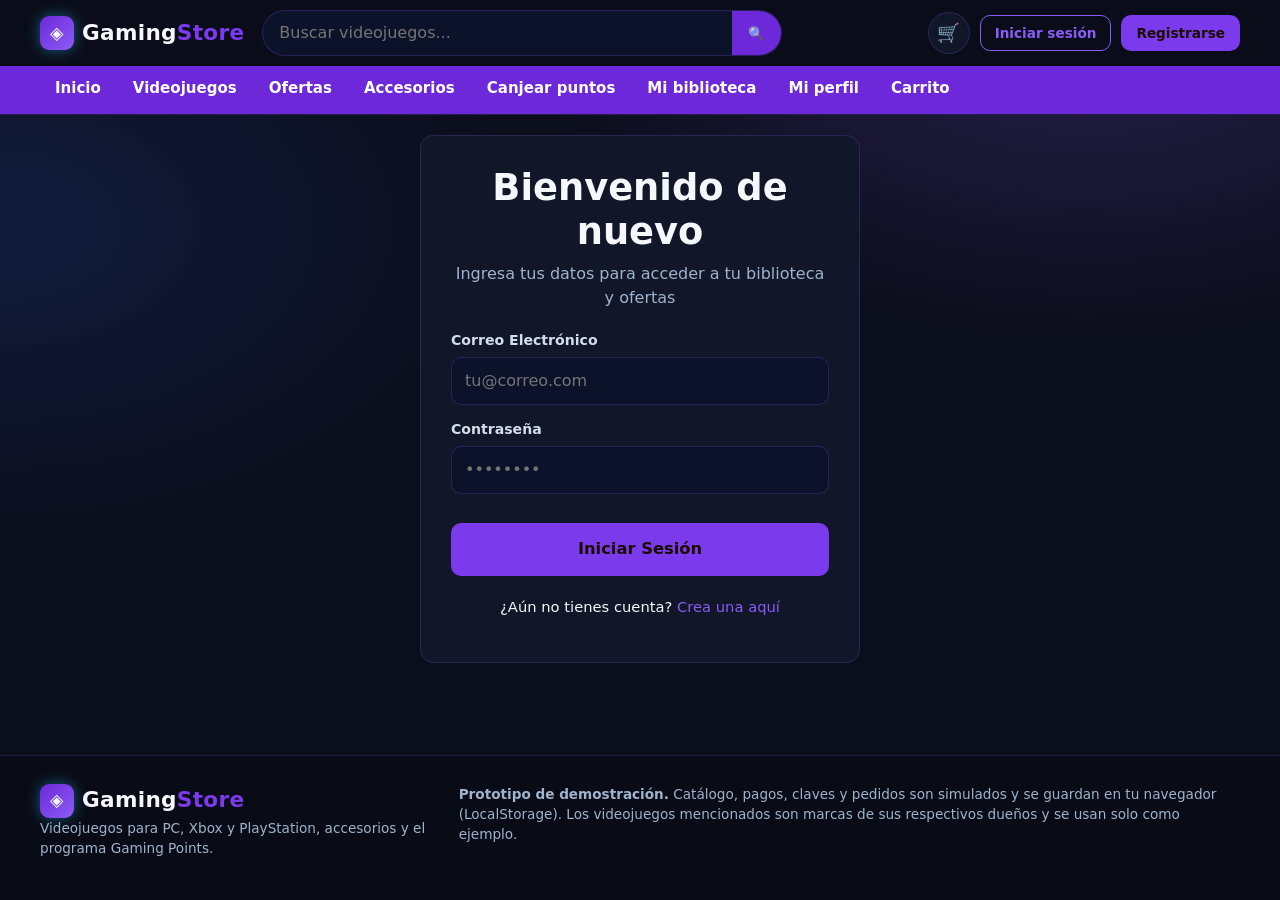
<file: login.html>
<!DOCTYPE html>
<html lang="es" data-theme="clasico" data-bg="resplandor">
<head>
  <meta charset="utf-8">
  <meta name="viewport" content="width=device-width, initial-scale=1">
  <title>Iniciar sesión | Gaming Store</title>
  <link rel="stylesheet" href="css/styles.css">
  <link rel="stylesheet" href="css/components.css">
  <link rel="stylesheet" href="css/responsive.css">
</head>
<body data-page="login" data-base="">
  <div id="site-header"></div>
  <main class="container">
    <div class="auth-wrap">
      <div class="panel">
        <div style="text-align: center; margin-bottom: 20px;">
          <h1 style="margin-bottom: 8px;">Bienvenido de nuevo</h1>
          <p class="muted">Ingresa tus datos para acceder a tu biblioteca y ofertas</p>
        </div>
        <div id="formError" class="alert alert-error" hidden></div>
        <form id="loginForm" novalidate>
          <div class="field">
            <label for="loginEmail">Correo Electrónico</label>
            <input id="loginEmail" type="email" placeholder="tu@correo.com" autocomplete="username" required>
          </div>
          <div class="field">
            <label for="loginPassword">Contraseña</label>
            <input id="loginPassword" type="password" placeholder="••••••••" autocomplete="current-password" required>
          </div>
          <button class="btn btn-orange btn-block btn-lg" type="submit" style="margin-top: 15px;">Iniciar Sesión</button>
        </form>
        <p class="auth-links" style="text-align: center; margin-top: 20px;">¿Aún no tienes cuenta? <a href="register.html">Crea una aquí</a></p>
      </div>
    </div>
  </main>
  <div id="site-footer"></div>

  <script src="js/data.js"></script>
  <script src="js/api.js"></script>
  <script src="js/app.js"></script>
  <script src="js/auth.js"></script>
  <script src="js/carrito.js"></script>
</body>
</html>
</file>
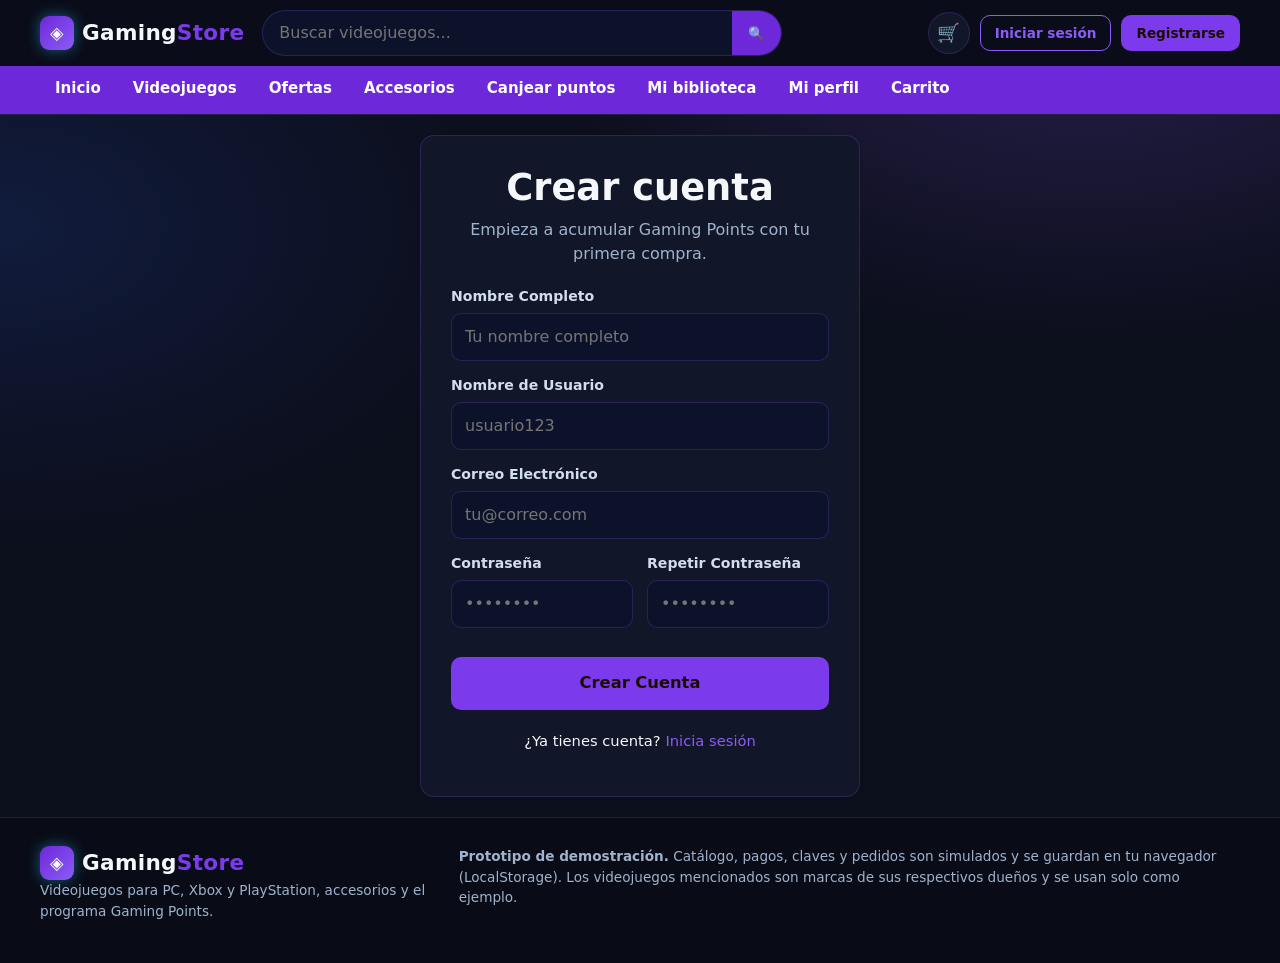
<file: register.html>
<!DOCTYPE html>
<html lang="es" data-theme="clasico" data-bg="resplandor">
<head>
  <meta charset="utf-8">
  <meta name="viewport" content="width=device-width, initial-scale=1">
  <title>Crear cuenta | Gaming Store</title>
  <link rel="stylesheet" href="css/styles.css">
  <link rel="stylesheet" href="css/components.css">
  <link rel="stylesheet" href="css/responsive.css">
</head>
<body data-page="login" data-base="">
  <div id="site-header"></div>
  <main class="container">
    <div class="auth-wrap">
      <div class="panel">
        <div style="text-align: center; margin-bottom: 20px;">
          <h1 style="margin-bottom: 8px;">Crear cuenta</h1>
          <p class="muted">Empieza a acumular Gaming Points con tu primera compra.</p>
        </div>
        <div id="formError" class="alert alert-error" hidden></div>
        <form id="registerForm" novalidate>
          <div class="field">
            <label for="regName">Nombre Completo</label>
            <input id="regName" placeholder="Tu nombre completo" autocomplete="name" required>
          </div>
          <div class="field">
            <label for="regUsername">Nombre de Usuario</label>
            <input id="regUsername" autocomplete="username" placeholder="usuario123" required>
          </div>
          <div class="field">
            <label for="regEmail">Correo Electrónico</label>
            <input id="regEmail" type="email" autocomplete="email" placeholder="tu@correo.com" required>
          </div>
          <div class="field-row">
            <div class="field">
              <label for="regPassword">Contraseña</label>
              <input id="regPassword" type="password" autocomplete="new-password" placeholder="••••••••" minlength="6" required>
            </div>
            <div class="field">
              <label for="regPassword2">Repetir Contraseña</label>
              <input id="regPassword2" type="password" autocomplete="new-password" placeholder="••••••••" required>
            </div>
          </div>
          <button class="btn btn-orange btn-block btn-lg" type="submit" style="margin-top: 15px;">Crear Cuenta</button>
        </form>
        <p class="auth-links" style="text-align: center; margin-top: 20px;">¿Ya tienes cuenta? <a href="login.html">Inicia sesión</a></p>
      </div>
    </div>
  </main>
  <div id="site-footer"></div>

  <script src="js/data.js"></script>
  <script src="js/api.js"></script>
  <script src="js/app.js"></script>
  <script src="js/auth.js"></script>
  <script src="js/carrito.js"></script>
</body>
</html>
</file>
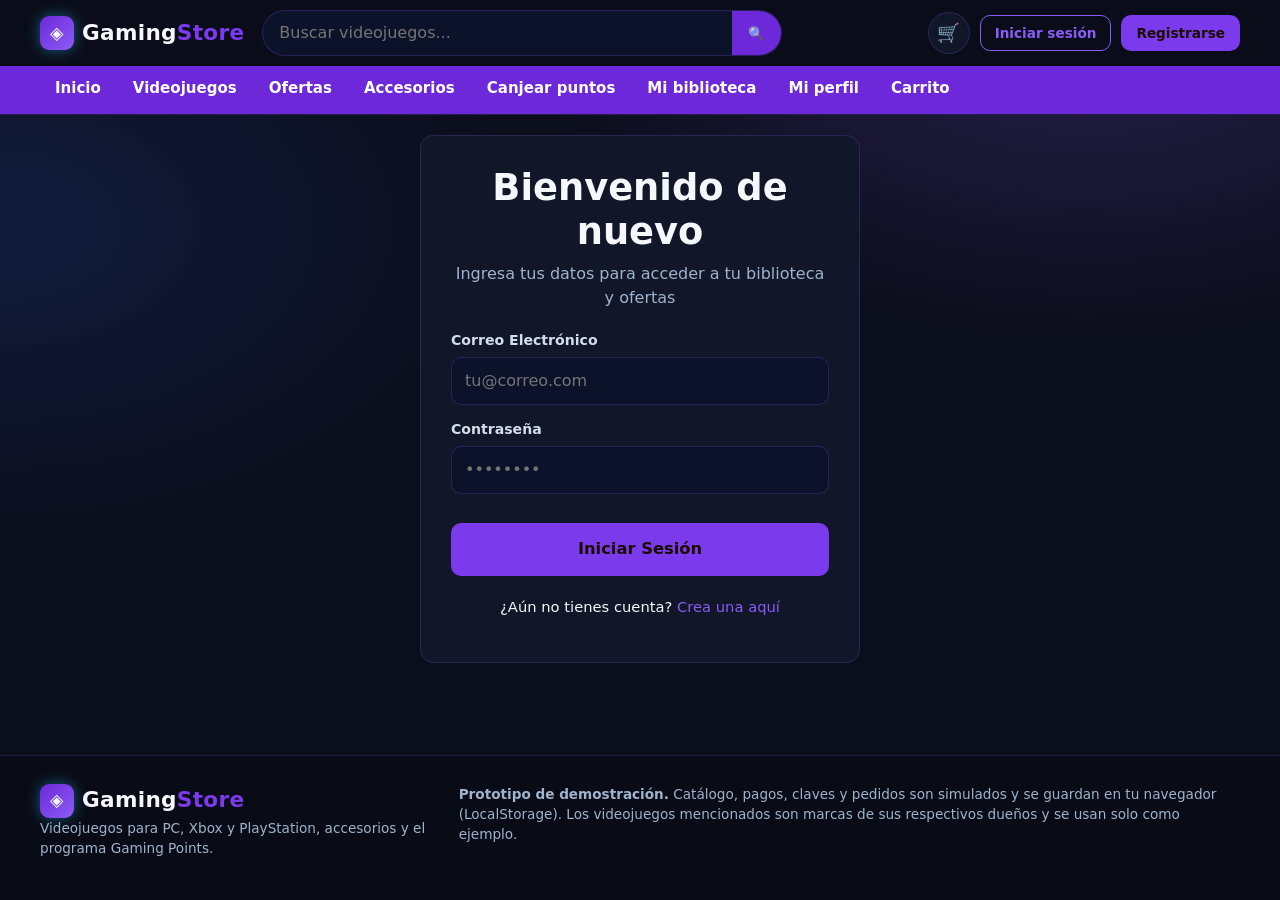
<file: pages/admin.html>
<!DOCTYPE html>
<html lang="es" data-theme="clasico" data-bg="resplandor">
<head>
  <meta charset="utf-8">
  <meta name="viewport" content="width=device-width, initial-scale=1">
  <title>Administración | Gaming Store</title>
  <link rel="stylesheet" href="../css/styles.css">
  <link rel="stylesheet" href="../css/components.css">
  <link rel="stylesheet" href="../css/responsive.css">
  <style>
    .admin-hero{display:flex;justify-content:space-between;align-items:center;gap:1rem;flex-wrap:wrap;margin:1.5rem 0}
    .admin-tabs{display:flex;gap:.5rem;flex-wrap:wrap;margin:1rem 0 1.25rem}
    .admin-tabs button[aria-selected="true"]{background:var(--orange,#ff8c32);color:#111}
    .admin-stats{display:grid;grid-template-columns:repeat(auto-fit,minmax(150px,1fr));gap:1rem;margin-bottom:1.25rem}
    .admin-stat{padding:1rem;border:1px solid var(--border,rgba(255,255,255,.12));border-radius:12px;background:var(--panel,rgba(255,255,255,.04))}
    .admin-stat strong{display:block;font-size:1.55rem;margin-top:.35rem}
    .admin-table-wrap{overflow-x:auto}
    .admin-table{width:100%;border-collapse:collapse;min-width:680px}
    .admin-table th,.admin-table td{padding:.75rem;text-align:left;border-bottom:1px solid rgba(255,255,255,.1);vertical-align:middle}
    .admin-table th{white-space:nowrap}
    .admin-actions{display:flex;gap:.4rem;flex-wrap:wrap}
    .admin-empty{padding:1.5rem;text-align:center;color:var(--muted,#aaa)}
    .admin-note{margin:.75rem 0}
    .admin-product-tools{display:flex;align-items:end;gap:.8rem;flex-wrap:wrap;margin:1rem 0}
    .admin-product-tools .field{margin:0;min-width:170px;flex:1}
    .admin-product-tools .admin-search{flex:2;min-width:220px}
    .admin-product-tools .field span{font-size:.82rem;font-weight:600}
    .admin-product-tools input,.admin-product-tools select{width:100%;padding:.65rem .8rem;border-radius:9px;background:var(--input);border:1px solid var(--border);color:var(--text)}
    .admin-availability{display:flex;align-items:center;gap:.6rem;margin:.5rem 0 1rem;color:var(--text)}
    @media(max-width:600px){.admin-hero{align-items:flex-start}.admin-hero h1{font-size:1.6rem}.admin-product-tools{align-items:stretch}.admin-product-tools .field{min-width:100%}}
  </style>
</head>
<body data-page="admin" data-base="../">
  <div id="site-header"></div>
  <main class="container">
    <section class="admin-hero">
      <div><p class="muted small">GAMINGSTORE / CONTROL CENTER</p><h1>Panel de administración</h1><p class="muted">Gestiona el catálogo, consulta pedidos y administra los usuarios.</p></div>
      <span class="badge">🛡️ Administrador</span>
    </section>
    <div id="adminError" class="alert alert-error" hidden></div>
    <div id="adminStats" class="admin-stats" aria-live="polite"></div>
    <div class="admin-tabs" role="tablist" aria-label="Secciones de administración">
      <button class="btn btn-ghost" type="button" data-tab="products" aria-selected="true">📦 Productos</button>
      <button class="btn btn-ghost" type="button" data-tab="orders" aria-selected="false">🧾 Pedidos</button>
      <button class="btn btn-ghost" type="button" data-tab="users" aria-selected="false">👥 Usuarios</button>
    </div>

    <section id="tab-products" class="panel admin-tab-panel">
      <div class="section-head" style="display:flex;justify-content:space-between;align-items:center;gap:1rem;flex-wrap:wrap">
        <div><h2>Catálogo de productos</h2><p class="muted small">Crear, editar y retirar productos del catálogo.</p></div>
        <button class="btn btn-orange" id="btnNewProduct" type="button">+ Agregar producto</button>
      </div>
      <div class="admin-product-tools">
        <label class="field admin-search"><span>Buscar producto</span><input id="adminProductSearch" type="search" placeholder="Nombre, ID o plataforma…"></label>
        <label class="field"><span>Tipo</span><select id="adminProductType"><option value="todos">Todos los productos</option><option value="juego">Juegos digitales</option><option value="accesorio">Accesorios / físicos</option></select></label>
        <label class="field"><span>Estado</span><select id="adminProductStatus"><option value="todos">Todos</option><option value="activo">Activos</option><option value="inactivo">No disponibles</option></select></label>
        <span id="adminProductCount" class="muted small" aria-live="polite">Cargando productos…</span>
      </div>
      <div class="admin-table-wrap"><table class="admin-table"><thead><tr><th>ID</th><th>Producto</th><th>Tipo</th><th>Plataforma</th><th>Precio</th><th>Stock</th><th>Estado</th><th>Acciones</th></tr></thead><tbody id="adminProductList"><tr><td colspan="8">Cargando…</td></tr></tbody></table></div>
    </section>

    <section id="tab-orders" class="panel admin-tab-panel" hidden>
      <h2>Pedidos de la tienda</h2><p class="muted small">Consulta pedidos y datos de contacto del comprador. El seguimiento simulado sigue las reglas del prototipo.</p>
      <div class="admin-table-wrap"><table class="admin-table"><thead><tr><th>Pedido</th><th>Fecha</th><th>Cliente</th><th>Artículos</th><th>Total</th><th>Estado</th><th>Acciones</th></tr></thead><tbody id="adminOrderList"><tr><td colspan="7">Cargando…</td></tr></tbody></table></div>
    </section>

    <section id="tab-users" class="panel admin-tab-panel" hidden>
      <h2>Usuarios y permisos</h2><p class="muted small">Consulta las cuentas y asigna los roles de cliente o administrador. Mantén al menos un administrador activo.</p>
      <div class="admin-table-wrap"><table class="admin-table"><thead><tr><th>Usuario</th><th>Correo</th><th>Registro</th><th>Pedidos</th><th>Rol</th><th>Acciones</th></tr></thead><tbody id="adminUserList"><tr><td colspan="6">Cargando…</td></tr></tbody></table></div>
    </section>
  </main>

  <div id="productModal" class="modal" hidden>
    <div class="modal-content panel" style="max-width:560px;margin:2rem auto">
      <h2 id="modalTitle">Agregar producto</h2>
      <div id="modalError" class="alert alert-error" hidden></div>
      <form id="productForm" style="margin-top:1rem">
        <input type="hidden" id="prodId">
        <div class="field"><label for="prodTitle">Nombre del producto</label><input id="prodTitle" type="text" maxlength="100" required></div>
        <div class="field-row" style="display:flex;gap:10px;flex-wrap:wrap">
          <div class="field" style="flex:1"><label for="prodType">Tipo</label><select id="prodType" style="width:100%;padding:8px"><option value="juego">Juego digital</option><option value="accesorio">Accesorio / físico</option></select></div>
          <div class="field" style="flex:1"><label for="prodPlatform">Plataformas (separadas por coma)</label><input id="prodPlatform" type="text" placeholder="PC, Xbox, PlayStation" required></div>
        </div>
        <div class="field-row" style="display:flex;gap:10px;flex-wrap:wrap">
          <div class="field" style="flex:1"><label for="prodPrice">Precio (MXN)</label><input id="prodPrice" type="number" min="0" step="0.01" required></div>
          <div class="field" style="flex:1"><label for="prodStock">Stock (0 si no hay existencias)</label><input id="prodStock" type="number" min="0" step="1" value="10" required></div>
          <div class="field" style="flex:1"><label for="prodDiscount">Descuento (%)</label><input id="prodDiscount" type="number" min="0" max="100" step="1" value="0" required></div>
        </div>
        <div class="field"><label for="prodDesc">Descripción</label><textarea id="prodDesc" rows="3" maxlength="1000"></textarea></div>
        <label class="admin-availability"><input id="prodAvailable" type="checkbox" checked> Producto disponible en la tienda</label>
        <div style="display:flex;gap:10px;justify-content:flex-end;margin-top:1rem"><button class="btn btn-ghost" type="button" id="btnCancelModal">Cancelar</button><button class="btn btn-orange" type="submit" id="btnSaveProduct">Guardar producto</button></div>
      </form>
    </div>
  </div>
  <div id="site-footer"></div>
  <script src="../js/data.js"></script><script src="../js/api.js"></script><script src="../js/app.js"></script><script src="../js/auth.js"></script><script src="../js/carrito.js"></script><script src="../js/admin.js"></script>
</body>
</html>
</file>
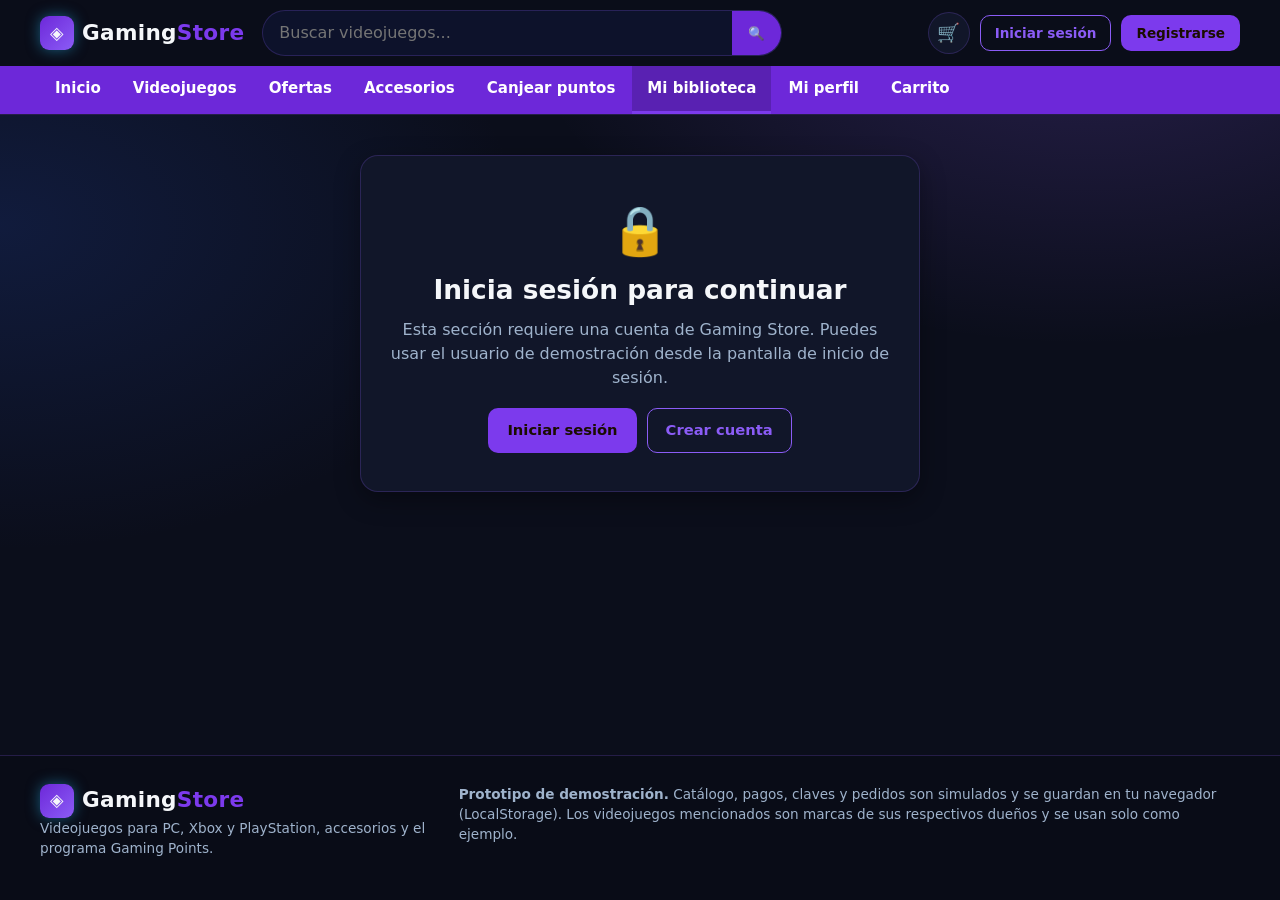
<file: pages/biblioteca.html>
<!DOCTYPE html>
<html lang="es" data-theme="clasico" data-bg="resplandor">
<head>
  <meta charset="utf-8">
  <meta name="viewport" content="width=device-width, initial-scale=1">
  <title>Mi biblioteca | Gaming Store</title>
  <link rel="stylesheet" href="../css/styles.css">
  <link rel="stylesheet" href="../css/components.css">
  <link rel="stylesheet" href="../css/responsive.css">
</head>
<body data-page="biblioteca" data-base="../">
  <div id="site-header"></div>
  <main class="container"><div id="libraryPage"></div></main>
  <div id="site-footer"></div>

  <script src="../js/data.js"></script>
  <script src="../js/api.js"></script>
  <script src="../js/app.js"></script>
  <script src="../js/auth.js"></script>
  <script src="../js/carrito.js"></script>
  <script src="../js/biblioteca.js"></script>
</body>
</html>
</file>
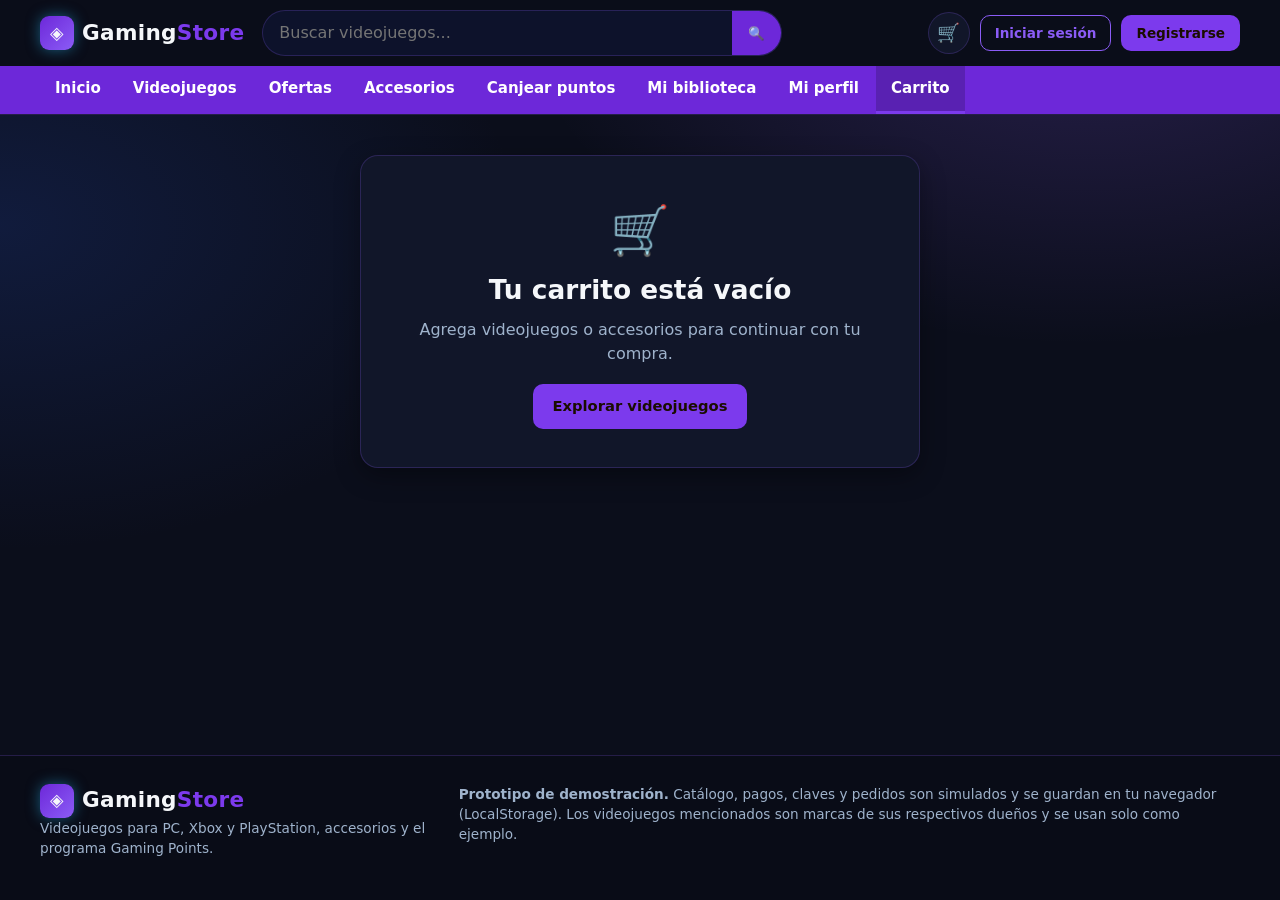
<file: pages/carrito.html>
<!DOCTYPE html>
<html lang="es" data-theme="clasico" data-bg="resplandor">
<head>
  <meta charset="utf-8">
  <meta name="viewport" content="width=device-width, initial-scale=1">
  <title>Carrito | Gaming Store</title>
  <link rel="stylesheet" href="../css/styles.css">
  <link rel="stylesheet" href="../css/components.css">
  <link rel="stylesheet" href="../css/responsive.css">
</head>
<body data-page="carrito" data-base="../">
  <div id="site-header"></div>
  <main class="container"><div id="cartPage"></div></main>
  <div id="site-footer"></div>

  <script src="../js/data.js"></script>
  <script src="../js/api.js"></script>
  <script src="../js/app.js"></script>
  <script src="../js/auth.js"></script>
  <script src="../js/carrito.js"></script>
</body>
</html>
</file>
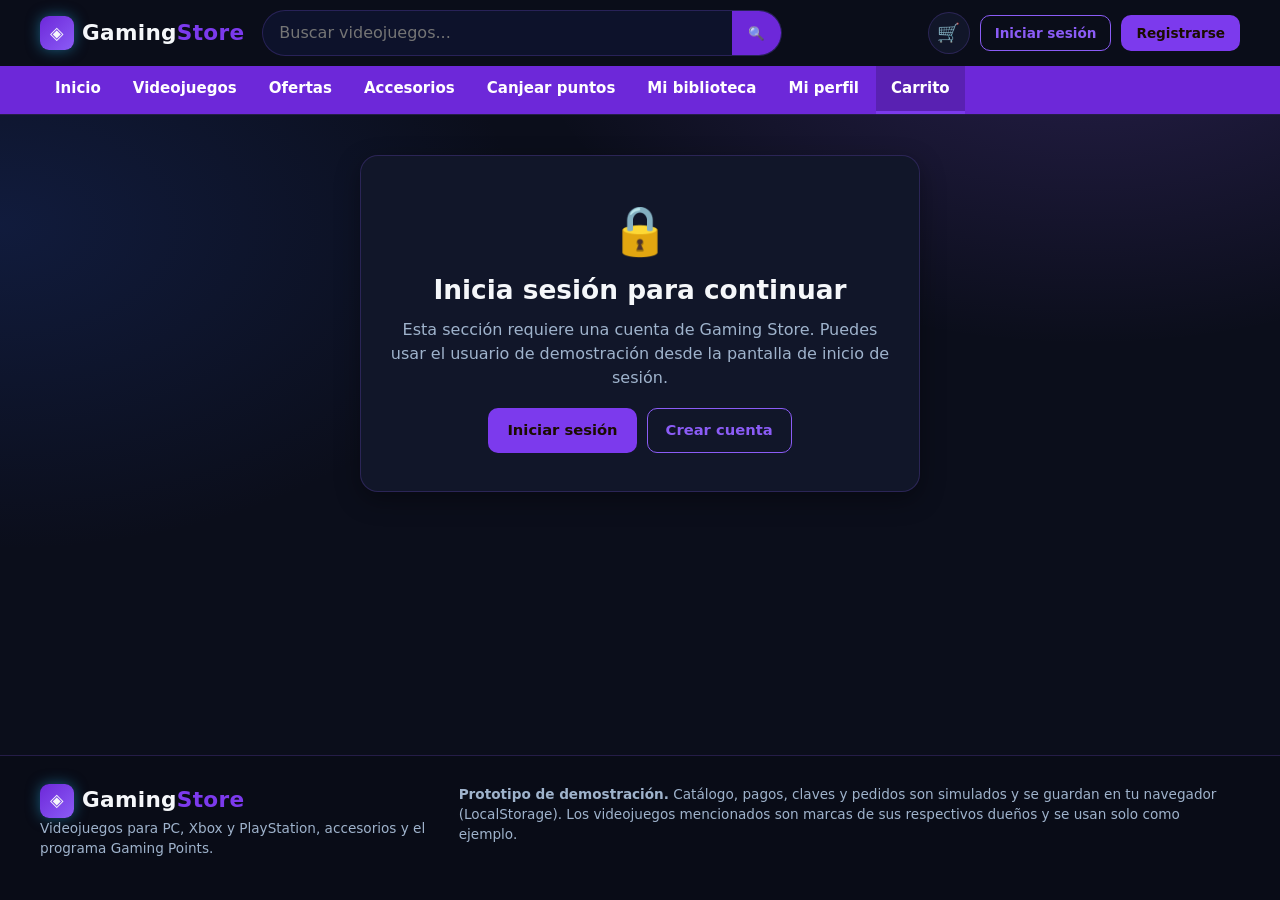
<file: pages/checkout.html>
<!DOCTYPE html>
<html lang="es" data-theme="clasico" data-bg="resplandor">
<head>
  <meta charset="utf-8">
  <meta name="viewport" content="width=device-width, initial-scale=1">
  <title>Finalizar compra | Gaming Store</title>
  <link rel="stylesheet" href="../css/styles.css">
  <link rel="stylesheet" href="../css/components.css">
  <link rel="stylesheet" href="../css/responsive.css">
</head>
<body data-page="carrito" data-base="../">
  <div id="site-header"></div>
  <main class="container"><div id="checkoutPage"></div></main>
  <div id="site-footer"></div>

  <script src="../js/data.js"></script>
  <script src="../js/api.js"></script>
  <script src="../js/app.js"></script>
  <script src="../js/auth.js"></script>
  <script src="../js/carrito.js"></script>
  <script src="../js/checkout.js"></script>
</body>
</html>
</file>
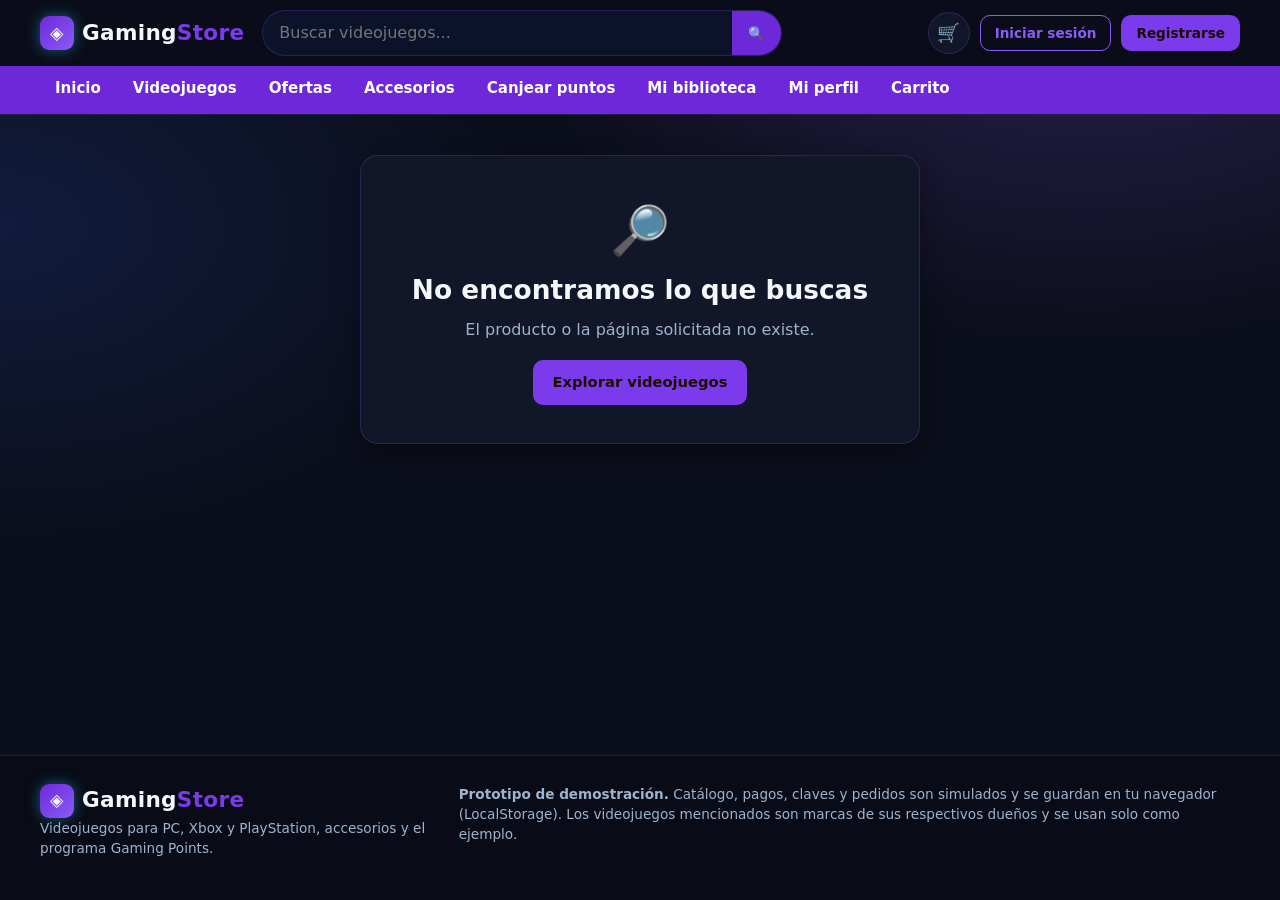
<file: pages/detalles.html>
<!DOCTYPE html>
<html lang="es" data-theme="clasico" data-bg="resplandor">
<head>
  <meta charset="utf-8">
  <meta name="viewport" content="width=device-width, initial-scale=1">
  <title>Detalles | Gaming Store</title>
  <link rel="stylesheet" href="../css/styles.css">
  <link rel="stylesheet" href="../css/components.css">
  <link rel="stylesheet" href="../css/responsive.css">
</head>
<body data-page="detalles" data-base="../">
  <div id="site-header"></div>
  <main class="container"><div id="detailPage"></div></main>
  <div id="site-footer"></div>

  <script src="../js/data.js"></script>
  <script src="../js/api.js"></script>
  <script src="../js/app.js"></script>
  <script src="../js/auth.js"></script>
  <script src="../js/carrito.js"></script>
  <script src="../js/detalles.js"></script>
</body>
</html>
</file>
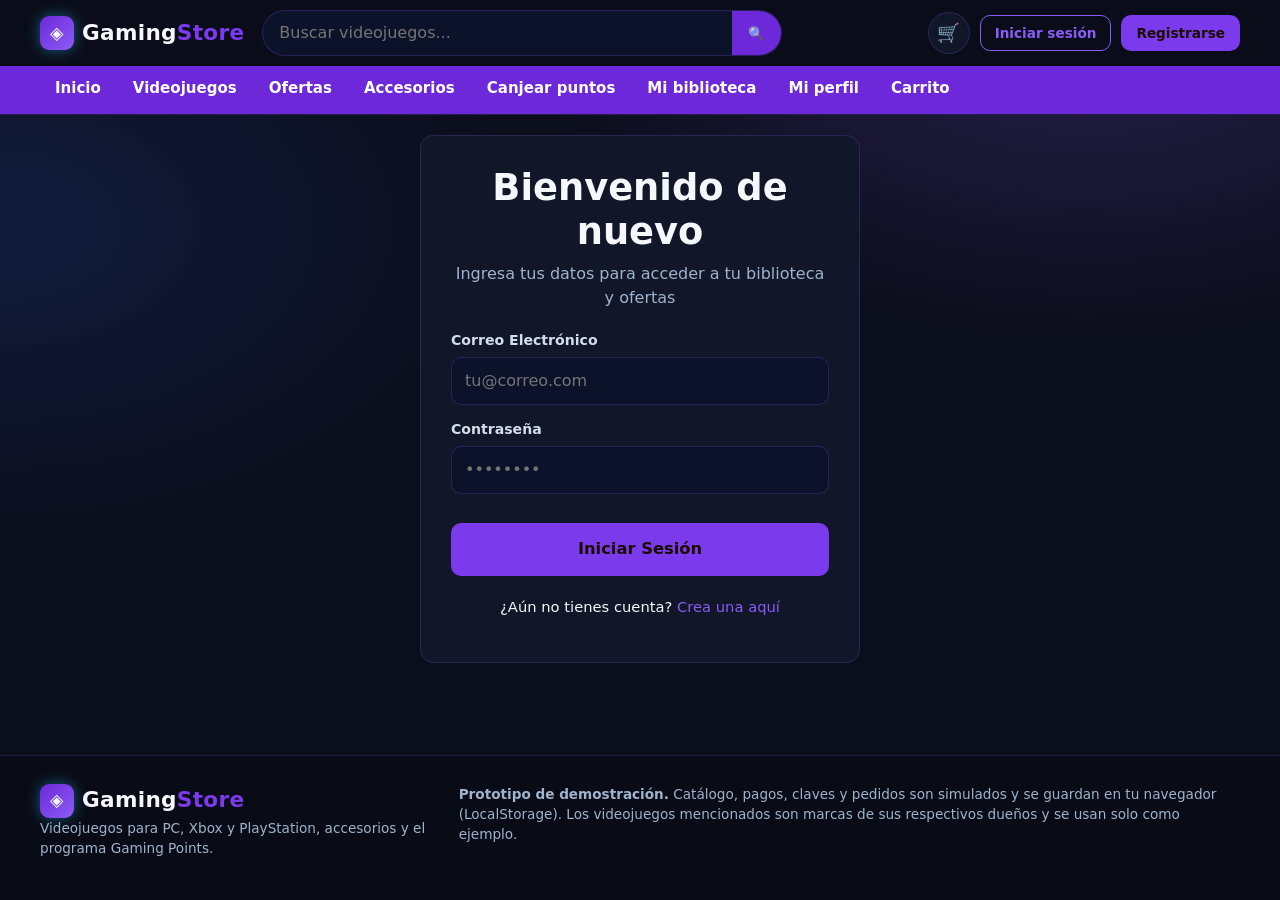
<file: pages/login.html>
<!DOCTYPE html>
<html lang="es" data-theme="clasico" data-bg="resplandor">
<head>
  <meta charset="utf-8">
  <meta name="viewport" content="width=device-width, initial-scale=1">
  <title>Iniciar sesión | Gaming Store</title>
  <link rel="stylesheet" href="../css/styles.css">
  <link rel="stylesheet" href="../css/components.css">
  <link rel="stylesheet" href="../css/responsive.css">
</head>
<body data-page="login" data-base="">
  <div id="site-header"></div>
  <main class="container">
    <div class="auth-wrap">
      <div class="panel">
        <div style="text-align: center; margin-bottom: 20px;">
          <h1 style="margin-bottom: 8px;">Bienvenido de nuevo</h1>
          <p class="muted">Ingresa tus datos para acceder a tu biblioteca y ofertas</p>
        </div>
        <div id="formError" class="alert alert-error" hidden></div>
        <form id="loginForm" novalidate>
          <div class="field">
            <label for="loginEmail">Correo Electrónico</label>
            <input id="loginEmail" type="email" placeholder="tu@correo.com" autocomplete="username" required>
          </div>
          <div class="field">
            <label for="loginPassword">Contraseña</label>
            <input id="loginPassword" type="password" placeholder="••••••••" autocomplete="current-password" required>
          </div>
          <button class="btn btn-orange btn-block btn-lg" type="submit" style="margin-top: 15px;">Iniciar Sesión</button>
        </form>
        <p class="auth-links" style="text-align: center; margin-top: 20px;">¿Aún no tienes cuenta? <a href="../register.html">Crea una aquí</a></p>
      </div>
    </div>
  </main>
  <div id="site-footer"></div>

  <script src="../js/data.js"></script>
  <script src="../js/api.js"></script>
  <script src="../js/app.js"></script>
  <script src="../js/auth.js"></script>
  <script src="../js/carrito.js"></script>
</body>
</html>
</file>
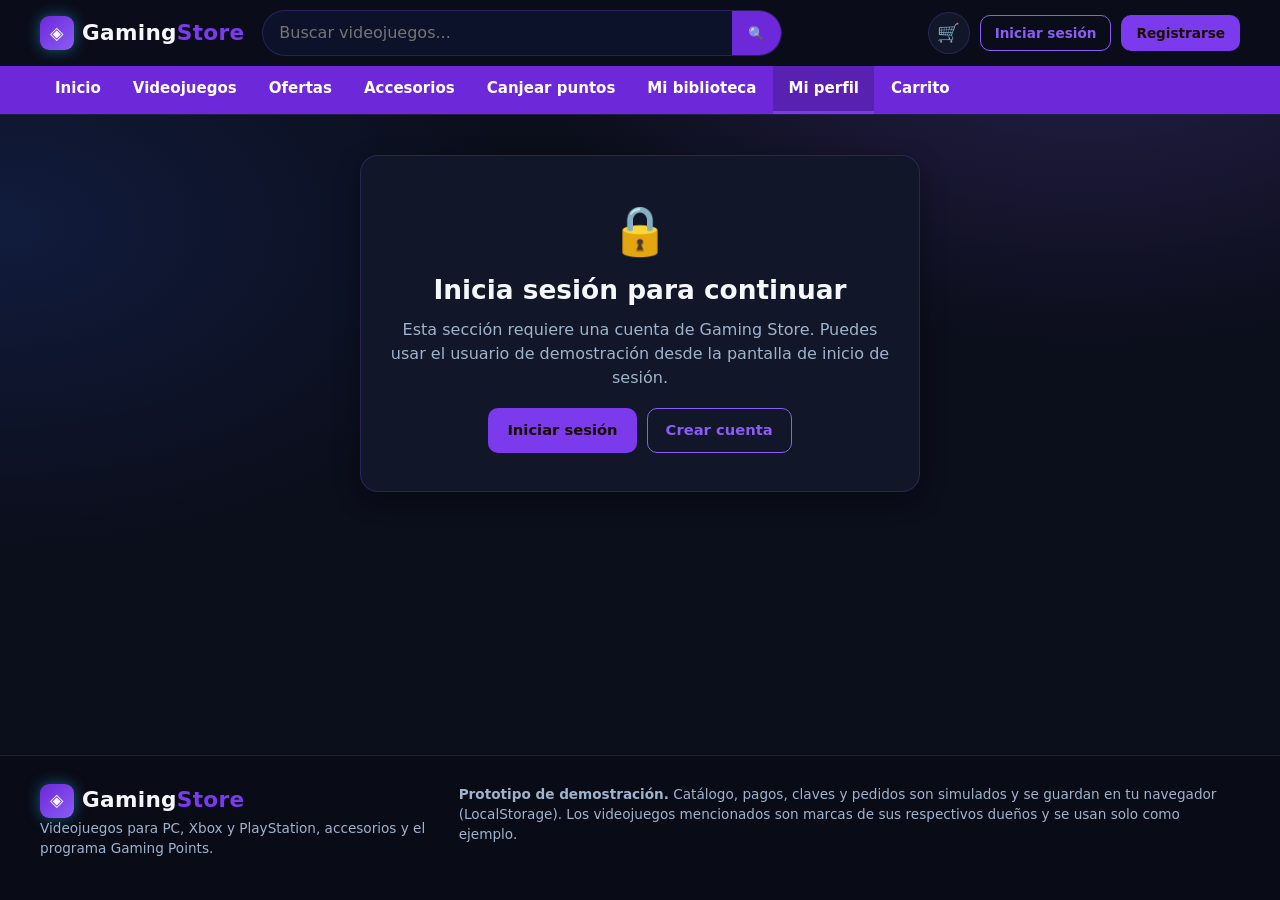
<file: pages/pedidos.html>
<!DOCTYPE html>
<html lang="es" data-theme="clasico" data-bg="resplandor">
<head>
  <meta charset="utf-8">
  <meta name="viewport" content="width=device-width, initial-scale=1">
  <title>Mis pedidos | Gaming Store</title>
  <link rel="stylesheet" href="../css/styles.css">
  <link rel="stylesheet" href="../css/components.css">
  <link rel="stylesheet" href="../css/responsive.css">
</head>
<body data-page="perfil" data-base="../">
  <div id="site-header"></div>
  <main class="container"><div id="ordersPage"></div></main>
  <div id="site-footer"></div>

  <script src="../js/data.js"></script>
  <script src="../js/api.js"></script>
  <script src="../js/app.js"></script>
  <script src="../js/auth.js"></script>
  <script src="../js/carrito.js"></script>
  <script src="../js/pedidos.js"></script>
</body>
</html>
</file>
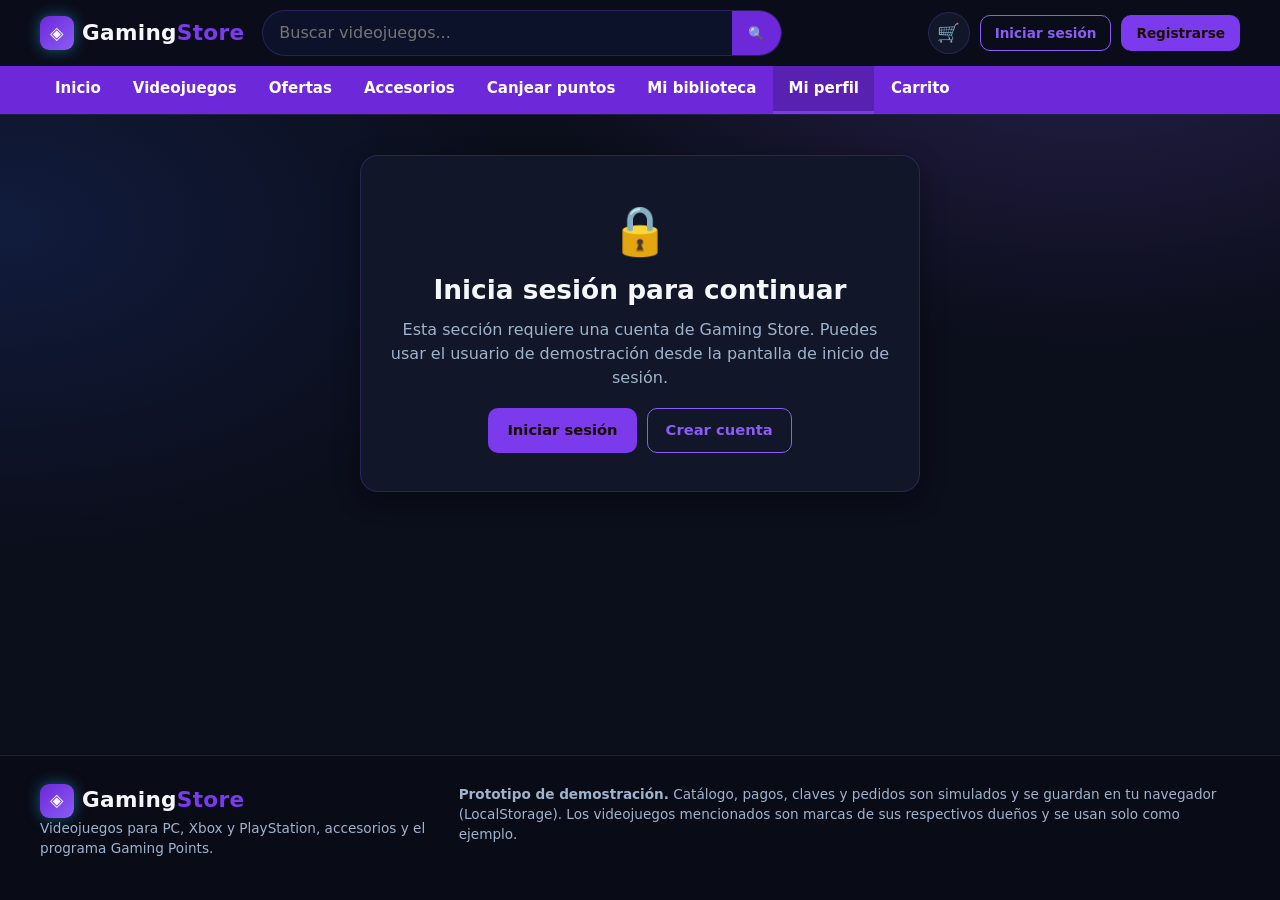
<file: pages/perfil.html>
<!DOCTYPE html>
<html lang="es" data-theme="clasico" data-bg="resplandor">
<head>
  <meta charset="utf-8">
  <meta name="viewport" content="width=device-width, initial-scale=1">
  <title>Mi perfil | Gaming Store</title>
  <link rel="stylesheet" href="../css/styles.css">
  <link rel="stylesheet" href="../css/components.css">
  <link rel="stylesheet" href="../css/responsive.css">
</head>
<body data-page="perfil" data-base="../">
  <div id="site-header"></div>
  <main class="container"><div id="profilePage"></div></main>
  <div id="site-footer"></div>

  <script src="../js/data.js"></script>
  <script src="../js/api.js"></script>
  <script src="../js/app.js"></script>
  <script src="../js/auth.js"></script>
  <script src="../js/carrito.js"></script>
  <script src="../js/puntos.js"></script>
  <script src="../js/perfil.js"></script>
</body>
</html>
</file>
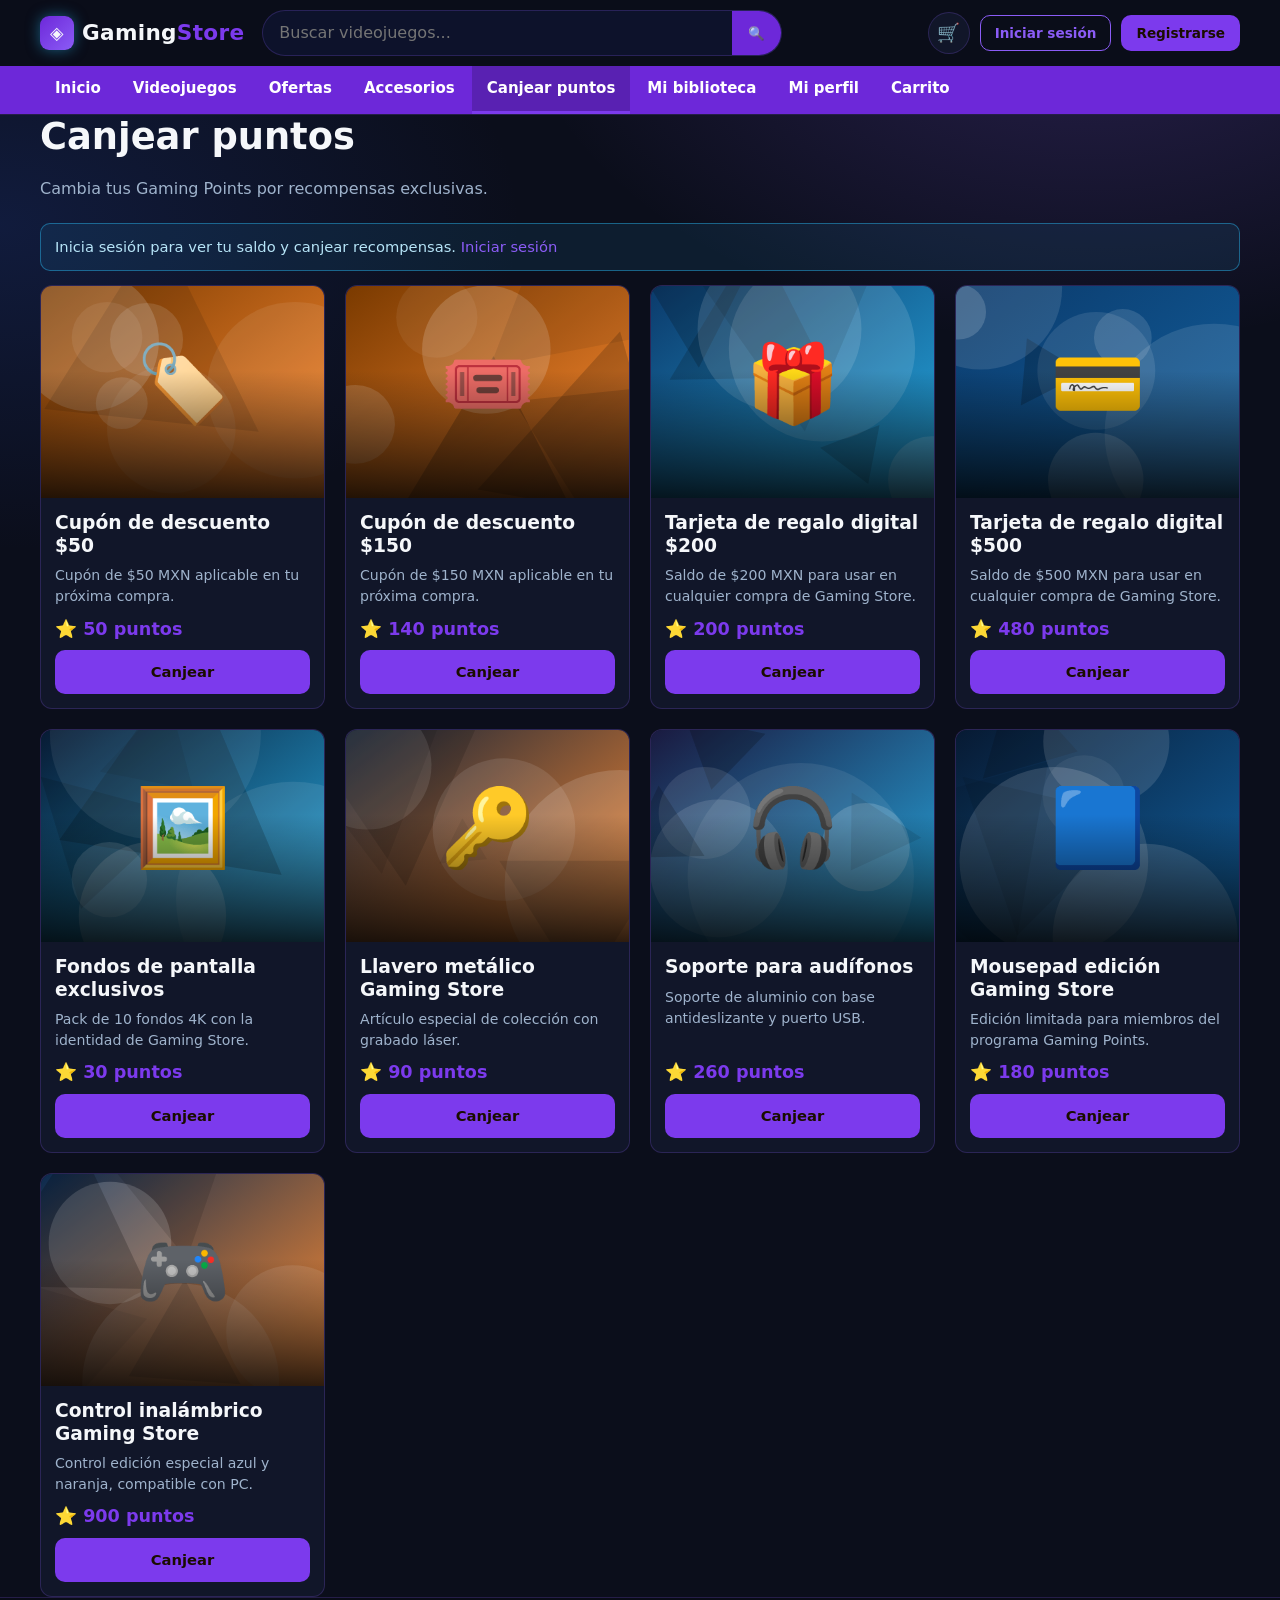
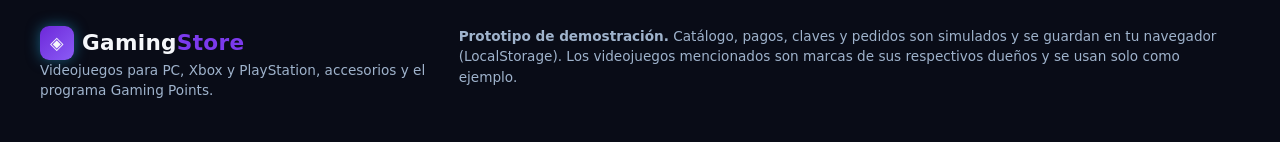
<file: pages/recompensas.html>
<!DOCTYPE html>
<html lang="es" data-theme="clasico" data-bg="resplandor">
<head>
  <meta charset="utf-8">
  <meta name="viewport" content="width=device-width, initial-scale=1">
  <title>Canjear puntos | Gaming Store</title>
  <link rel="stylesheet" href="../css/styles.css">
  <link rel="stylesheet" href="../css/components.css">
  <link rel="stylesheet" href="../css/responsive.css">
</head>
<body data-page="recompensas" data-base="../">
  <div id="site-header"></div>
  <main class="container"><div id="rewardsPage"></div></main>
  <div id="site-footer"></div>

  <script src="../js/data.js"></script>
  <script src="../js/api.js"></script>
  <script src="../js/app.js"></script>
  <script src="../js/auth.js"></script>
  <script src="../js/carrito.js"></script>
  <script src="../js/puntos.js"></script>
</body>
</html>
</file>
<file: css/styles.css>
/* =====================================================================
 * Gaming Store - Estilos base: variables, temas, layout, encabezado, pie
 * ===================================================================== */
:root {
  --bg: #0b0e1b;        /* Azul oscuro: fondo principal */
  --primary: #6d28d9;   /* Azul intenso: elementos principales y navegación */
  --accent: #8b5cf6;    /* Azul claro: detalles y elementos interactivos */
  --orange: #7c3aed;    /* Naranja: botones importantes y promociones */
  --text: #F5F7FA;      /* Blanco: textos */
  --card: #111629;      /* Gris oscuro: tarjetas y paneles */
  --card-2: #181f38;
  --input: #0d122b;
  --muted: #9fb3cc;
  --border: rgba(139, 92, 246, 0.22);
  --radius: 12px;
  --shadow: 0 8px 24px rgba(0, 0, 0, .35);
  --glow: 0 0 0 1px rgba(139, 92, 246, .45), 0 8px 26px rgba(124, 58, 237, .3);
  --ok: #3ddc97;
  --danger: #ff5a5f;
  --font: 'Segoe UI', system-ui, -apple-system, Roboto, 'Helvetica Neue', Arial, sans-serif;
}
/* Temas (Perfil > Cambiar tema y fondo) */
html[data-theme="noche"] { --bg: #030b17; --card: #0f1b2d; --card-2: #15253b; --input: #081321; --primary: #0e4f85; }
html[data-theme="neon"]  { --bg: #0a0f2c; --card: #161c45; --card-2: #1e2658; --input: #0d1236; --primary: #2a3fd6; --accent: #35e0ff; }
html[data-theme="ocaso"] { --bg: #1a1020; --card: #2a1a33; --card-2: #35223f; --input: #130b18; --primary: #7a3a8c; --accent: #e08aff; --border: rgba(224, 138, 255, .25); }

*, *::before, *::after { box-sizing: border-box; }
html { scroll-behavior: smooth; }
body {
  margin: 0; font-family: var(--font); background: var(--bg); color: var(--text);
  line-height: 1.5; min-height: 100vh; display: flex; flex-direction: column; -webkit-font-smoothing: antialiased;
}
html[data-bg="cuadricula"] body {
  background-image: linear-gradient(rgba(39, 169, 224, .07) 1px, transparent 1px), linear-gradient(90deg, rgba(39, 169, 224, .07) 1px, transparent 1px);
  background-size: 36px 36px;
}
html[data-bg="resplandor"] body {
  background-image: radial-gradient(900px 600px at 85% -5%, rgba(139, 92, 246, 0.25), transparent 65%), radial-gradient(800px 500px at 0% 25%, rgba(30, 58, 138, 0.3), transparent 65%);
  background-attachment: fixed;
}
body.no-scroll { overflow: hidden; }
main { flex: 1; padding: 28px 0 56px; }
img { max-width: 100%; display: block; }
a { color: var(--accent); text-decoration: none; }
a:hover { text-decoration: underline; }
h1, h2, h3, h4 { line-height: 1.2; margin: 0 0 .5em; }
h1 { font-size: clamp(1.7rem, 3vw, 2.3rem); }
h2 { font-size: clamp(1.3rem, 2.2vw, 1.65rem); }
p { margin: 0 0 1em; }
.container { width: 100%; max-width: 1240px; margin: 0 auto; padding: 0 20px; }
.muted { color: var(--muted); }
.small { font-size: .85rem; }
.center { text-align: center; }
[hidden] { display: none !important; }
:focus-visible { outline: 2px solid var(--orange); outline-offset: 2px; }

/* ---------- Encabezado ---------- */
.site-header { position: sticky; top: 0; z-index: 50; background: color-mix(in srgb, var(--bg) 92%, #000); backdrop-filter: blur(10px); border-bottom: 1px solid var(--border); }
.header-inner { display: flex; align-items: center; gap: 18px; height: 66px; }
.logo { display: inline-flex; align-items: center; gap: 8px; font-size: 1.35rem; font-weight: 800; color: var(--text); letter-spacing: .3px; white-space: nowrap; }
.logo:hover { text-decoration: none; }
.logo b { color: var(--orange); font-weight: 800; }
.logo-mark { display: grid; place-items: center; width: 34px; height: 34px; border-radius: 9px; background: linear-gradient(135deg, var(--primary), var(--accent)); box-shadow: 0 0 14px rgba(39, 169, 224, .5); font-size: 1.1rem; }
.search { flex: 1; max-width: 520px; display: flex; background: var(--input); border: 1px solid var(--border); border-radius: 999px; overflow: hidden; transition: box-shadow .2s, border-color .2s; }
.search:focus-within { border-color: var(--accent); box-shadow: var(--glow); }
.search input { flex: 1; background: transparent; border: 0; color: var(--text); padding: 10px 16px; font: inherit; min-width: 0; }
.search input:focus { outline: none; }
.search button { background: var(--primary); border: 0; color: #fff; padding: 0 16px; cursor: pointer; transition: background .2s; }
.search button:hover { background: var(--accent); }
.header-actions { display: flex; align-items: center; gap: 10px; margin-left: auto; }
.icon-btn { position: relative; display: grid; place-items: center; width: 42px; height: 42px; border-radius: 50%; background: var(--card); border: 1px solid var(--border); font-size: 1.15rem; color: var(--text); transition: transform .15s, box-shadow .2s; }
.icon-btn:hover { text-decoration: none; box-shadow: var(--glow); transform: translateY(-1px); }
.count-badge { background: var(--orange); color: #1a0d00; font-size: .72rem; font-weight: 800; border-radius: 999px; min-width: 19px; height: 19px; padding: 0 5px; display: inline-grid; place-items: center; }
.icon-btn .count-badge { position: absolute; top: -4px; right: -4px; }
.burger { display: none; background: var(--card); border: 1px solid var(--border); color: var(--text); width: 42px; height: 42px; border-radius: 10px; font-size: 1.2rem; cursor: pointer; }
.user-menu { position: relative; }
.user-btn { display: flex; align-items: center; gap: 8px; background: var(--card); border: 1px solid var(--border); color: var(--text); border-radius: 999px; padding: 4px 14px 4px 4px; cursor: pointer; font: inherit; transition: box-shadow .2s; }
.user-btn:hover { box-shadow: var(--glow); }
.user-info { display: flex; flex-direction: column; text-align: left; line-height: 1.1; }
.user-info strong { font-size: .85rem; }
.user-info small { color: var(--orange); font-weight: 700; font-size: .75rem; }
.avatar { display: grid; place-items: center; border-radius: 50%; background: linear-gradient(135deg, var(--primary), var(--accent)); }
.avatar-sm { width: 34px; height: 34px; font-size: 1.1rem; }
.avatar-lg { width: 92px; height: 92px; font-size: 2.8rem; box-shadow: 0 0 0 3px var(--orange), 0 0 24px rgba(255, 140, 50, .35); }
.dropdown { position: absolute; right: 0; top: calc(100% + 8px); min-width: 210px; background: var(--card); border: 1px solid var(--border); border-radius: var(--radius); box-shadow: var(--shadow); padding: 6px; z-index: 60; }
.dropdown a, .dropdown button { display: block; width: 100%; text-align: left; padding: 10px 12px; border-radius: 8px; color: var(--text); background: none; border: 0; font: inherit; cursor: pointer; }
.dropdown a:hover, .dropdown button:hover { background: var(--card-2); text-decoration: none; }
.main-nav { background: var(--primary); }
.main-nav .container { display: flex; gap: 2px; overflow-x: auto; scrollbar-width: none; }
.main-nav a { color: #fff; padding: 11px 15px; font-weight: 600; font-size: .94rem; white-space: nowrap; border-bottom: 3px solid transparent; transition: background .2s, border-color .2s; }
.main-nav a:hover { background: rgba(255, 255, 255, .1); text-decoration: none; }
.main-nav a.active { border-bottom-color: var(--orange); background: rgba(0, 0, 0, .18); }

/* ---------- Pie ---------- */
.site-footer { border-top: 1px solid var(--border); background: color-mix(in srgb, var(--bg) 85%, #000); padding: 28px 0; margin-top: auto; }
.footer-inner { display: grid; grid-template-columns: 1fr 2fr; gap: 28px; align-items: start; }

/* ---------- Secciones y rejillas ---------- */
.section { margin-bottom: 46px; }
.section-head { display: flex; align-items: baseline; justify-content: space-between; gap: 12px; margin-bottom: 16px; }
.section-head h2 { margin: 0; display: flex; align-items: center; gap: 10px; }
.section-head h2::before { content: ''; width: 5px; height: 1.1em; border-radius: 3px; background: var(--orange); }
.link-more { font-weight: 600; font-size: .92rem; }
.grid-cards { display: grid; grid-template-columns: repeat(auto-fill, minmax(215px, 1fr)); gap: 20px; }
.grid-2 { display: grid; grid-template-columns: repeat(2, 1fr); gap: 18px; }
.grid-3 { display: grid; grid-template-columns: repeat(3, 1fr); gap: 18px; }
.grid-4 { display: grid; grid-template-columns: repeat(4, 1fr); gap: 18px; }
.two-col { display: grid; grid-template-columns: minmax(0, 1fr) 340px; gap: 24px; align-items: start; }
.page-title { margin-bottom: 22px; }
.page-title p { color: var(--muted); margin: 0; }

/* ---------- Hero ---------- */
.hero { position: relative; display: grid; grid-template-columns: 1.1fr 1fr; gap: 30px; align-items: center; background: linear-gradient(120deg, var(--card) 0%, color-mix(in srgb, var(--primary) 55%, var(--card)) 100%); border: 1px solid var(--border); border-radius: 18px; padding: 34px; margin-bottom: 44px; overflow: hidden; box-shadow: var(--shadow); }
.hero::after { content: ''; position: absolute; right: -80px; top: -80px; width: 340px; height: 340px; border-radius: 50%; background: radial-gradient(circle, rgba(255, 140, 50, .28), transparent 65%); pointer-events: none; }
.hero-tag { display: inline-block; background: var(--orange); color: #1a0d00; font-weight: 800; font-size: .78rem; padding: 4px 12px; border-radius: 999px; letter-spacing: .5px; margin-bottom: 14px; }
.hero h1 { font-size: clamp(2rem, 4vw, 3rem); }
.hero p { color: #d3deec; max-width: 520px; }
.hero-actions { display: flex; gap: 12px; flex-wrap: wrap; margin-top: 18px; }
.hero-art { position: relative; z-index: 1; display: flex; justify-content: center; }
.hero-art img { width: min(300px, 70%); aspect-ratio: 3/4; object-fit: cover; border-radius: 16px; box-shadow: 0 20px 50px rgba(0, 0, 0, .55), var(--glow); transform: rotate(3deg); transition: transform .35s; }
.hero-art img:hover { transform: rotate(0) scale(1.03); }
.hero-price { margin: 12px 0 0; display: flex; align-items: baseline; gap: 12px; }
.hero-price .now { font-size: 1.8rem; font-weight: 800; color: var(--orange); }
.hero-price .old { text-decoration: line-through; color: var(--muted); }

/* ---------- Beneficios ---------- */
.benefits { background: linear-gradient(135deg, rgba(18, 97, 160, .35), rgba(255, 140, 50, .12)); border: 1px solid var(--border); border-radius: 18px; padding: 28px; }
.benefit-grid { display: grid; grid-template-columns: repeat(4, 1fr); gap: 16px; margin-top: 16px; }
.benefit { background: var(--card); border: 1px solid var(--border); border-radius: var(--radius); padding: 18px; transition: transform .2s, box-shadow .2s; }
.benefit:hover { transform: translateY(-3px); box-shadow: var(--glow); }
.benefit .b-icon { font-size: 1.8rem; margin-bottom: 8px; }
.benefit h3 { font-size: 1.02rem; }
.benefit p { color: var(--muted); font-size: .9rem; margin: 0; }
.level-strip { display: flex; flex-wrap: wrap; gap: 10px; margin-top: 18px; }
</file>
<file: css/components.css>
/* =====================================================================
 * Gaming Store - Componentes reutilizables
 * ===================================================================== */

/* ---------- Botones ---------- */
.btn { display: inline-flex; align-items: center; justify-content: center; gap: 6px; padding: 10px 18px; border-radius: 10px; border: 1px solid transparent; font: inherit; font-weight: 700; font-size: .92rem; cursor: pointer; color: #fff; background: var(--primary); transition: transform .15s, box-shadow .2s, background .2s, filter .2s; text-align: center; }
.btn:hover { text-decoration: none; transform: translateY(-1px); box-shadow: 0 6px 18px rgba(0, 0, 0, .35); filter: brightness(1.08); }
.btn:active { transform: translateY(0); }
.btn-primary { background: var(--primary); }
.btn-accent { background: var(--accent); color: #04223a; }
.btn-orange { background: var(--orange); color: #1a0d00; }
.btn-orange:hover { box-shadow: 0 6px 20px rgba(255, 140, 50, .4); }
.btn-ghost { background: transparent; border-color: var(--accent); color: var(--accent); }
.btn-ghost:hover { background: rgba(39, 169, 224, .12); }
.btn-danger { background: transparent; border-color: var(--danger); color: var(--danger); }
.btn-danger:hover { background: rgba(255, 90, 95, .12); }
.btn-disabled, .btn:disabled { background: #2a3a52; color: #7d90a8; border-color: transparent; cursor: not-allowed; transform: none; box-shadow: none; filter: none; }
.btn-sm { padding: 7px 14px; font-size: .85rem; }
.btn-lg { padding: 13px 26px; font-size: 1.02rem; }
.btn-block { width: 100%; }

/* ---------- Tarjetas de videojuegos ---------- */
.game-card { display: flex; flex-direction: column; background: var(--card); border: 1px solid var(--border); border-radius: var(--radius); overflow: hidden; transition: transform .22s, box-shadow .22s, border-color .22s; }
.game-card:hover { transform: translateY(-5px); box-shadow: var(--glow); border-color: var(--accent); }
.gc-cover { position: relative; display: block; aspect-ratio: 3 / 4; overflow: hidden; background: #0b1626; }
.gc-cover img { width: 100%; height: 100%; object-fit: cover; transition: transform .35s; }
.game-card:hover .gc-cover img { transform: scale(1.05); }
.tag-discount, .tag-soon { position: absolute; top: 10px; left: 10px; font-weight: 800; font-size: .8rem; padding: 4px 10px; border-radius: 8px; }
.tag-discount { background: var(--orange); color: #1a0d00; box-shadow: 0 2px 10px rgba(255, 140, 50, .5); }
.tag-soon { background: #2a3a52; color: #cfe0f4; }
.gc-body { display: flex; flex-direction: column; gap: 7px; padding: 14px; flex: 1; }
.gc-title { font-size: 1rem; margin: 0; min-height: 2.4em; }
.gc-title a { color: var(--text); }
.gc-meta { display: flex; flex-wrap: wrap; gap: 5px; align-items: center; }
.genre { font-size: .76rem; color: var(--muted); margin-left: auto; }
.chip { font-size: .7rem; font-weight: 800; padding: 2px 8px; border-radius: 6px; background: rgba(39, 169, 224, .15); color: var(--accent); letter-spacing: .3px; }
.chip-xbox { background: rgba(61, 220, 151, .15); color: #6fe3a0; }
.chip-playstation { background: rgba(110, 140, 255, .18); color: #9db4ff; }
.chip-phys { background: rgba(255, 140, 50, .15); color: var(--orange); }
.price-row { display: flex; align-items: baseline; gap: 8px; margin-top: auto; }
.price-row .old, .old { color: var(--muted); text-decoration: line-through; font-size: .85rem; }
.price-row .now, .now { font-size: 1.2rem; font-weight: 800; color: var(--text); }
.gc-actions { display: grid; grid-template-columns: 1fr 1fr; gap: 8px; }
.gc-actions .btn { padding: 8px 6px; font-size: .82rem; }
.stars { position: relative; display: inline-block; color: #3a4b66; letter-spacing: 2px; }
.stars > span { position: absolute; left: 0; top: 0; overflow: hidden; white-space: nowrap; color: var(--orange); }

/* ---------- Paneles ---------- */
.panel { background: var(--card); border: 1px solid var(--border); border-radius: 14px; padding: 22px; }
.panel + .panel { margin-top: 18px; }
.panel-title { font-size: 1.1rem; margin-bottom: 14px; display: flex; align-items: center; justify-content: space-between; gap: 10px; }
.alert { border-radius: 10px; padding: 12px 14px; margin-bottom: 14px; font-size: .92rem; border: 1px solid; }
.alert-error { background: rgba(255, 90, 95, .1); border-color: rgba(255, 90, 95, .5); color: #ffb3b5; }
.alert-ok { background: rgba(61, 220, 151, .1); border-color: rgba(61, 220, 151, .5); color: #a5f0cf; }
.alert-info { background: rgba(39, 169, 224, .1); border-color: rgba(39, 169, 224, .5); color: #b6e4f7; }
.alert-warn { background: rgba(255, 140, 50, .1); border-color: rgba(255, 140, 50, .5); color: #ffd1a8; }
.state-panel { max-width: 560px; margin: 40px auto; text-align: center; background: var(--card); border: 1px solid var(--border); border-radius: 18px; padding: 38px 28px; box-shadow: var(--shadow); }
.state-icon { font-size: 3rem; margin-bottom: 8px; }
.state-actions { display: flex; flex-wrap: wrap; gap: 10px; justify-content: center; margin-top: 18px; }

/* ---------- Formularios ---------- */
.field { display: flex; flex-direction: column; gap: 6px; margin-bottom: 14px; }
.field label { font-weight: 600; font-size: .88rem; color: #d3deec; }
.field input, .field select, .field textarea, .select, .input { background: var(--input); border: 1px solid var(--border); color: var(--text); border-radius: 10px; padding: 11px 13px; font: inherit; width: 100%; transition: border-color .2s, box-shadow .2s; }
.field input:focus, .field select:focus, .select:focus, .input:focus { outline: none; border-color: var(--accent); box-shadow: 0 0 0 3px rgba(39, 169, 224, .22); }
.field input.invalid { border-color: var(--danger); }
.field .hint { font-size: .78rem; color: var(--muted); }
.field-row { display: grid; grid-template-columns: repeat(2, 1fr); gap: 14px; }
.field-row.three { grid-template-columns: repeat(3, 1fr); }
.auth-wrap { max-width: 440px; margin: 20px auto; }
.auth-wrap .panel { padding: 30px; }
.auth-links { margin-top: 16px; text-align: center; font-size: .92rem; }
select.select { appearance: none; background-image: linear-gradient(45deg, transparent 50%, var(--accent) 50%), linear-gradient(135deg, var(--accent) 50%, transparent 50%); background-position: calc(100% - 18px) 55%, calc(100% - 13px) 55%; background-size: 5px 5px; background-repeat: no-repeat; padding-right: 34px; }
input[type=range] { accent-color: var(--orange); width: 100%; }
input[type=checkbox], input[type=radio] { accent-color: var(--orange); }

/* ---------- Tabs / segmentados / chips de filtro ---------- */
.seg { display: inline-flex; background: var(--card); border: 1px solid var(--border); border-radius: 999px; padding: 3px; gap: 2px; flex-wrap: wrap; }
.seg button { background: none; border: 0; color: var(--muted); padding: 7px 16px; border-radius: 999px; font: inherit; font-weight: 700; font-size: .88rem; cursor: pointer; transition: background .2s, color .2s; }
.seg button.active { background: var(--primary); color: #fff; }
.seg button:hover:not(.active) { color: var(--text); }
.chips-row { display: flex; flex-wrap: wrap; gap: 8px; margin-bottom: 16px; }
.chip-btn { background: var(--card); border: 1px solid var(--border); color: var(--text); border-radius: 999px; padding: 6px 14px; font: inherit; font-size: .85rem; font-weight: 600; cursor: pointer; transition: background .2s, border-color .2s; }
.chip-btn:hover { border-color: var(--accent); }
.chip-btn.active { background: var(--orange); border-color: var(--orange); color: #1a0d00; }

/* ---------- Catálogo ---------- */
.catalog-layout { display: grid; grid-template-columns: 260px minmax(0, 1fr); gap: 24px; align-items: start; }
.filters { position: sticky; top: 150px; background: var(--card); border: 1px solid var(--border); border-radius: 14px; padding: 18px; }
.filter-group { margin-bottom: 18px; }
.filter-group h4 { font-size: .82rem; text-transform: uppercase; letter-spacing: .8px; color: var(--muted); margin-bottom: 8px; }
.check { display: flex; align-items: center; gap: 8px; padding: 4px 0; cursor: pointer; font-size: .92rem; }
.toolbar { display: flex; flex-wrap: wrap; align-items: center; gap: 12px; justify-content: space-between; margin-bottom: 16px; }
.toolbar .select { width: auto; min-width: 200px; }
.filters-toggle { display: none; }

/* ---------- Detalle de producto ---------- */
.detail-layout { display: grid; grid-template-columns: minmax(0, 1.05fr) minmax(0, 1fr); gap: 32px; align-items: start; }
.g-main { border-radius: 14px; overflow: hidden; border: 1px solid var(--border); background: #0b1626; box-shadow: var(--shadow); }
.g-main img { width: 100%; max-height: 560px; object-fit: contain; background: #0b1626; }
.g-thumbs { display: grid; grid-template-columns: repeat(4, 1fr); gap: 10px; margin-top: 10px; }
.g-thumbs button { padding: 0; border: 2px solid transparent; border-radius: 10px; overflow: hidden; cursor: pointer; background: #0b1626; transition: border-color .2s, transform .15s; }
.g-thumbs button:hover { transform: translateY(-2px); }
.g-thumbs button.active { border-color: var(--orange); }
.g-thumbs img { width: 100%; aspect-ratio: 4/3; object-fit: cover; }
.detail-price { display: flex; align-items: baseline; gap: 12px; margin: 14px 0; }
.detail-price .now { font-size: 2rem; color: var(--orange); }
.discount-pill { background: var(--orange); color: #1a0d00; font-weight: 800; border-radius: 8px; padding: 3px 10px; font-size: .9rem; }
.info-list { display: grid; grid-template-columns: 130px 1fr; gap: 8px 12px; margin: 16px 0; font-size: .94rem; }
.info-list dt { color: var(--muted); }
.info-list dd { margin: 0; }
.plat-options { display: flex; gap: 8px; flex-wrap: wrap; margin: 8px 0 16px; }
.plat-opt { background: var(--input); border: 2px solid var(--border); color: var(--text); border-radius: 10px; padding: 8px 16px; font: inherit; font-weight: 700; cursor: pointer; transition: border-color .2s, background .2s; }
.plat-opt.active { border-color: var(--orange); background: rgba(255, 140, 50, .12); }
.avail-ok { color: var(--ok); font-weight: 700; }
.avail-bad { color: var(--danger); font-weight: 700; }
.points-note { display: inline-flex; align-items: center; gap: 8px; background: rgba(255, 140, 50, .12); border: 1px dashed var(--orange); border-radius: 10px; padding: 8px 14px; font-weight: 700; color: #ffd1a8; }
.req-grid { display: grid; grid-template-columns: repeat(2, 1fr); gap: 18px; }
.req-table { width: 100%; border-collapse: collapse; font-size: .88rem; }
.req-table td { padding: 6px 0; border-bottom: 1px solid var(--border); vertical-align: top; }
.req-table td:first-child { color: var(--muted); width: 38%; }

/* ---------- Cantidad ---------- */
.qty { display: inline-flex; align-items: center; background: var(--input); border: 1px solid var(--border); border-radius: 10px; overflow: hidden; }
.qty button { background: none; border: 0; color: var(--text); width: 34px; height: 34px; font-size: 1.1rem; cursor: pointer; }
.qty button:hover:not(:disabled) { background: var(--card-2); }
.qty button:disabled { opacity: .35; cursor: not-allowed; }
.qty span { min-width: 34px; text-align: center; font-weight: 700; }

/* ---------- Carrito ---------- */
.cart-line { display: grid; grid-template-columns: 78px 1fr auto auto; gap: 16px; align-items: center; padding: 14px 0; border-bottom: 1px solid var(--border); }
.cart-line:last-child { border-bottom: 0; }
.cart-line img { width: 78px; aspect-ratio: 3/4; object-fit: cover; border-radius: 8px; }
.cl-name { font-weight: 700; display: block; color: var(--text); margin-bottom: 4px; }
.cl-price { text-align: right; min-width: 96px; }
.cl-price .now { font-size: 1.05rem; }
.cl-remove { background: none; border: 0; color: var(--danger); cursor: pointer; font: inherit; font-size: .82rem; padding: 4px 0; }
.cl-remove:hover { text-decoration: underline; }
.summary { position: sticky; top: 150px; }
.sum-row { display: flex; justify-content: space-between; gap: 10px; padding: 7px 0; color: #d3deec; }
.sum-row.discount { color: var(--ok); }
.sum-row.total { border-top: 1px solid var(--border); margin-top: 8px; padding-top: 14px; font-size: 1.25rem; font-weight: 800; color: var(--text); }
.sum-row.total span:last-child { color: var(--orange); }
.line-warn { color: var(--danger); font-size: .82rem; font-weight: 700; }

/* ---------- Gaming Points y niveles ---------- */
.points-hero { display: grid; grid-template-columns: 1.2fr 1fr; gap: 20px; }
.big-number { font-size: clamp(2.4rem, 6vw, 3.6rem); font-weight: 900; color: var(--orange); line-height: 1; }
.level-badge { display: inline-flex; align-items: center; gap: 6px; padding: 4px 12px; border-radius: 999px; font-weight: 800; font-size: .85rem; background: rgba(255, 255, 255, .08); border: 1px solid currentColor; }
.progress { height: 12px; border-radius: 999px; background: var(--input); overflow: hidden; border: 1px solid var(--border); }
.progress .bar { height: 100%; border-radius: 999px; background: linear-gradient(90deg, var(--accent), var(--orange)); transition: width .6s ease; }
.stat-grid { display: grid; grid-template-columns: repeat(4, 1fr); gap: 16px; margin-bottom: 22px; }
.stat-card { background: var(--card); border: 1px solid var(--border); border-radius: var(--radius); padding: 18px; transition: transform .2s, box-shadow .2s; }
.stat-card:hover { transform: translateY(-3px); box-shadow: var(--glow); }
.stat-card .s-icon { font-size: 1.5rem; }
.stat-card .s-num { font-size: 1.9rem; font-weight: 900; line-height: 1.1; }
.stat-card .s-label { color: var(--muted); font-size: .85rem; }
.pos { color: var(--ok); font-weight: 800; }
.neg { color: var(--danger); font-weight: 800; }
.reward-card { display: flex; flex-direction: column; background: var(--card); border: 1px solid var(--border); border-radius: var(--radius); overflow: hidden; transition: transform .22s, box-shadow .22s; }
.reward-card:hover { transform: translateY(-4px); box-shadow: var(--glow); }
.reward-card img { width: 100%; aspect-ratio: 4/3; object-fit: cover; }
.reward-body { padding: 14px; display: flex; flex-direction: column; gap: 8px; flex: 1; }
.reward-body p { color: var(--muted); font-size: .88rem; margin: 0; flex: 1; }
.reward-cost { font-weight: 900; color: var(--orange); font-size: 1.1rem; }
.reward-missing { font-size: .82rem; color: #ffd1a8; }

/* ---------- Tablas ---------- */
.table-wrap { overflow-x: auto; }
.table { width: 100%; border-collapse: collapse; font-size: .92rem; }
.table th { text-align: left; color: var(--muted); font-weight: 700; font-size: .78rem; text-transform: uppercase; letter-spacing: .6px; padding: 8px 10px; border-bottom: 1px solid var(--border); }
.table td { padding: 11px 10px; border-bottom: 1px solid rgba(39, 169, 224, .1); vertical-align: top; }
.table tr:last-child td { border-bottom: 0; }

/* ---------- Perfil ---------- */
.profile-layout { display: grid; grid-template-columns: 300px minmax(0, 1fr); gap: 24px; align-items: start; }
.profile-card { text-align: center; }
.profile-card .avatar-lg { margin: 0 auto 14px; }
.profile-card h2 { margin-bottom: 2px; }
.side-menu { display: flex; flex-direction: column; gap: 4px; margin-top: 18px; text-align: left; }
.side-menu a, .side-menu button { display: flex; align-items: center; gap: 10px; background: none; border: 0; color: var(--text); padding: 11px 12px; border-radius: 10px; font: inherit; font-weight: 600; cursor: pointer; text-align: left; transition: background .2s; }
.side-menu a:hover, .side-menu button:hover { background: var(--card-2); text-decoration: none; }
.side-menu .active { background: var(--primary); }
.side-menu .logout { color: var(--danger); }
.avatar-picker { display: flex; flex-wrap: wrap; gap: 8px; }
.avatar-picker button { width: 48px; height: 48px; font-size: 1.5rem; border-radius: 50%; border: 2px solid var(--border); background: var(--input); cursor: pointer; transition: border-color .2s, transform .15s; }
.avatar-picker button:hover { transform: scale(1.08); }
.avatar-picker button.active { border-color: var(--orange); }
.theme-grid { display: grid; grid-template-columns: repeat(auto-fill, minmax(170px, 1fr)); gap: 14px; }
.theme-opt { background: var(--input); border: 2px solid var(--border); border-radius: 12px; padding: 12px; cursor: pointer; color: var(--text); font: inherit; text-align: left; transition: border-color .2s, transform .15s; }
.theme-opt:hover { transform: translateY(-2px); }
.theme-opt.active { border-color: var(--orange); }
.swatches { display: flex; height: 26px; border-radius: 6px; overflow: hidden; margin-bottom: 8px; }
.swatches i { flex: 1; }
.level-table td:first-child { font-weight: 800; }

/* ---------- Biblioteca ---------- */
.lib-grid { display: grid; grid-template-columns: repeat(auto-fill, minmax(340px, 1fr)); gap: 18px; }
.lib-card { display: grid; grid-template-columns: 110px 1fr; gap: 16px; background: var(--card); border: 1px solid var(--border); border-radius: var(--radius); padding: 14px; transition: box-shadow .2s; }
.lib-card:hover { box-shadow: var(--glow); }
.lib-card img { width: 110px; aspect-ratio: 3/4; object-fit: cover; border-radius: 8px; }
.key-box { display: flex; align-items: center; gap: 8px; background: var(--input); border: 1px dashed var(--accent); border-radius: 8px; padding: 6px 8px 6px 12px; margin: 8px 0; }
.key-box code { flex: 1; font-family: 'Consolas', 'Courier New', monospace; font-size: .88rem; letter-spacing: 1px; overflow: hidden; text-overflow: ellipsis; }
.lib-actions { display: flex; flex-wrap: wrap; gap: 8px; }
.dl-bar { height: 8px; background: var(--input); border-radius: 999px; overflow: hidden; margin-top: 8px; }
.dl-bar i { display: block; height: 100%; width: 0; background: linear-gradient(90deg, var(--accent), var(--orange)); transition: width .2s linear; }

/* ---------- Pedidos y seguimiento ---------- */
.order-card { background: var(--card); border: 1px solid var(--border); border-radius: 14px; padding: 18px; margin-bottom: 16px; transition: box-shadow .2s; }
.order-card:hover { box-shadow: var(--glow); }
.order-card.highlight { border-color: var(--orange); box-shadow: 0 0 0 2px rgba(255, 140, 50, .4); }
.order-head { display: flex; flex-wrap: wrap; justify-content: space-between; gap: 10px; margin-bottom: 10px; align-items: center; }
.order-items { display: flex; flex-wrap: wrap; gap: 8px; margin: 10px 0; }
.order-item { display: flex; align-items: center; gap: 8px; background: var(--input); border-radius: 8px; padding: 5px 10px 5px 5px; font-size: .84rem; }
.order-item img { width: 32px; height: 42px; object-fit: cover; border-radius: 4px; }
.status-pill { display: inline-block; font-size: .78rem; font-weight: 800; padding: 4px 12px; border-radius: 999px; }
.st-ok { background: rgba(61, 220, 151, .15); color: var(--ok); }
.st-warn { background: rgba(255, 140, 50, .15); color: var(--orange); }
.st-bad { background: rgba(255, 90, 95, .15); color: var(--danger); }
.tracker { display: flex; margin: 16px 0 6px; }
.t-step { flex: 1; text-align: center; position: relative; font-size: .78rem; color: var(--muted); }
.t-step::before { content: ''; position: absolute; top: 14px; left: -50%; width: 100%; height: 3px; background: var(--input); z-index: 0; }
.t-step:first-child::before { display: none; }
.t-dot { position: relative; z-index: 1; width: 30px; height: 30px; margin: 0 auto 6px; border-radius: 50%; background: var(--input); border: 2px solid var(--border); display: grid; place-items: center; font-weight: 800; }
.t-step.done { color: var(--text); }
.t-step.done::before { background: var(--ok); }
.t-step.done .t-dot { background: var(--ok); border-color: var(--ok); color: #04221a; }
.t-step.current .t-dot { border-color: var(--orange); background: var(--orange); color: #1a0d00; box-shadow: 0 0 0 5px rgba(255, 140, 50, .2); animation: pulse 1.8s infinite; }
.t-step.current { color: var(--text); font-weight: 700; }
.t-step.current::before { background: var(--ok); }
@keyframes pulse { 50% { box-shadow: 0 0 0 8px rgba(255, 140, 50, .05); } }

/* ---------- Checkout ---------- */
.stepper { display: flex; margin-bottom: 26px; counter-reset: s; }
.step { flex: 1; text-align: center; font-size: .82rem; color: var(--muted); position: relative; font-weight: 600; }
.step::before { content: ''; position: absolute; top: 15px; left: -50%; width: 100%; height: 3px; background: var(--input); }
.step:first-child::before { display: none; }
.step .s-dot { position: relative; z-index: 1; width: 32px; height: 32px; margin: 0 auto 6px; border-radius: 50%; background: var(--input); border: 2px solid var(--border); display: grid; place-items: center; font-weight: 800; }
.step.done { color: var(--text); }
.step.done::before, .step.active::before { background: var(--accent); }
.step.done .s-dot { background: var(--accent); border-color: var(--accent); color: #04223a; }
.step.active { color: var(--text); }
.step.active .s-dot { background: var(--orange); border-color: var(--orange); color: #1a0d00; box-shadow: 0 0 0 5px rgba(255, 140, 50, .2); }
.radio-cards { display: grid; grid-template-columns: repeat(2, 1fr); gap: 14px; margin-bottom: 18px; }
.radio-card { display: flex; align-items: center; gap: 12px; background: var(--input); border: 2px solid var(--border); border-radius: 12px; padding: 16px; cursor: pointer; transition: border-color .2s, background .2s; }
.radio-card:hover { border-color: var(--accent); }
.radio-card.selected { border-color: var(--orange); background: rgba(255, 140, 50, .08); }
.radio-card .rc-icon { font-size: 1.8rem; }
.radio-card input { margin-left: auto; }
.checkout-actions { display: flex; justify-content: space-between; gap: 12px; margin-top: 22px; flex-wrap: wrap; }
.success-box { text-align: center; }
.success-check { width: 84px; height: 84px; border-radius: 50%; background: var(--ok); color: #04221a; display: grid; place-items: center; font-size: 2.6rem; margin: 0 auto 14px; animation: pop .5s ease; }
@keyframes pop { 0% { transform: scale(.4); opacity: 0; } 70% { transform: scale(1.1); } 100% { transform: scale(1); opacity: 1; } }
.spinner { width: 42px; height: 42px; border: 4px solid var(--input); border-top-color: var(--orange); border-radius: 50%; margin: 0 auto 14px; animation: spin 0.9s linear infinite; }
@keyframes spin { to { transform: rotate(360deg); } }

/* ---------- Modal y toasts ---------- */
.modal-overlay { position: fixed; inset: 0; z-index: 100; background: rgba(2, 8, 18, .75); backdrop-filter: blur(4px); display: grid; place-items: center; padding: 18px; animation: fade .2s ease; }
.modal { position: relative; width: min(480px, 100%); max-height: 90vh; overflow-y: auto; background: var(--card); border: 1px solid var(--border); border-radius: 16px; padding: 26px; box-shadow: var(--shadow); animation: rise .25s ease; }
.modal-wide { width: min(760px, 100%); }
.modal-x { position: absolute; top: 12px; right: 12px; background: none; border: 0; color: var(--muted); font-size: 1.1rem; cursor: pointer; width: 32px; height: 32px; border-radius: 8px; }
.modal-x:hover { background: var(--card-2); color: var(--text); }
.modal-title { margin-right: 28px; }
.modal-actions { display: flex; justify-content: flex-end; flex-wrap: wrap; gap: 10px; margin-top: 20px; }
.plat-choose { display: flex; flex-wrap: wrap; gap: 10px; margin-top: 8px; }
@keyframes fade { from { opacity: 0; } }
@keyframes rise { from { transform: translateY(14px); opacity: 0; } }
.toasts { position: fixed; bottom: 20px; right: 20px; z-index: 200; display: flex; flex-direction: column; gap: 10px; max-width: min(380px, calc(100vw - 40px)); }
.toast { background: var(--card-2); border: 1px solid var(--border); border-left: 4px solid var(--accent); border-radius: 10px; padding: 12px 16px; box-shadow: var(--shadow); font-size: .92rem; animation: rise .25s ease; transition: opacity .3s, transform .3s; }
.toast.out { opacity: 0; transform: translateX(20px); }
.toast-success { border-left-color: var(--ok); }
.toast-error { border-left-color: var(--danger); }
</file>
<file: css/responsive.css>
/* =====================================================================
 * Gaming Store - Diseño responsive (computadoras, tabletas y celulares)
 * ===================================================================== */

@media (max-width: 1100px) {
  .grid-4, .stat-grid, .benefit-grid { grid-template-columns: repeat(2, 1fr); }
  .two-col { grid-template-columns: minmax(0, 1fr) 300px; }
  .catalog-layout { grid-template-columns: 220px minmax(0, 1fr); }
  .profile-layout { grid-template-columns: 260px minmax(0, 1fr); }
}

@media (max-width: 900px) {
  .hero { grid-template-columns: 1fr; padding: 26px; }
  .hero-art { order: -1; }
  .hero-art img { width: 200px; }
  .two-col, .detail-layout, .points-hero, .footer-inner { grid-template-columns: 1fr; }
  .summary, .filters { position: static; }
  .profile-layout { grid-template-columns: 1fr; }
  .grid-3 { grid-template-columns: repeat(2, 1fr); }

  /* Catálogo: filtros desplegables */
  .catalog-layout { grid-template-columns: 1fr; }
  .filters-toggle { display: inline-flex; }
  .filters { display: none; }
  .filters.open { display: block; }
  .req-grid { grid-template-columns: 1fr; }

  /* Navegación tipo menú hamburguesa */
  .burger { display: grid; place-items: center; }
  .main-nav { display: none; }
  .main-nav.open { display: block; }
  .main-nav .container { flex-direction: column; padding: 6px 20px; }
  .main-nav a { border-bottom: 0; border-left: 3px solid transparent; padding: 12px; }
  .main-nav a.active { border-left-color: var(--orange); }
}

@media (max-width: 680px) {
  .container { padding: 0 14px; }
  main { padding-top: 20px; }
  .header-inner { flex-wrap: wrap; height: auto; padding-top: 10px; padding-bottom: 10px; gap: 10px; }
  .search { order: 3; max-width: none; flex-basis: 100%; }
  .hide-sm, .user-info { display: none; }
  .user-btn { padding: 4px; }
  .grid-cards { grid-template-columns: repeat(2, 1fr); gap: 12px; }
  .gc-body { padding: 10px; }
  .gc-actions { grid-template-columns: 1fr; }
  .genre { display: none; }
  .grid-2, .grid-3, .grid-4, .stat-grid, .benefit-grid, .field-row, .field-row.three, .radio-cards { grid-template-columns: 1fr; }
  .stat-grid { grid-template-columns: repeat(2, 1fr); }
  .cart-line { grid-template-columns: 64px 1fr; }
  .cart-line img { width: 64px; }
  .cl-qty, .cl-price { grid-column: 2; text-align: left; }
  .lib-grid { grid-template-columns: 1fr; }
  .lib-card { grid-template-columns: 84px 1fr; }
  .lib-card img { width: 84px; }
  .panel { padding: 16px; }
  .step { font-size: .68rem; }
  .step .s-dot, .t-dot { width: 26px; height: 26px; }
  .t-step { font-size: .68rem; }
  .info-list { grid-template-columns: 100px 1fr; }
  .toolbar .select { min-width: 0; width: 100%; }
  .checkout-actions .btn { flex: 1; }
  .toasts { left: 14px; right: 14px; bottom: 14px; max-width: none; }
}

@media (prefers-reduced-motion: reduce) {
  *, *::before, *::after { animation: none !important; transition: none !important; scroll-behavior: auto !important; }
}
</file>
